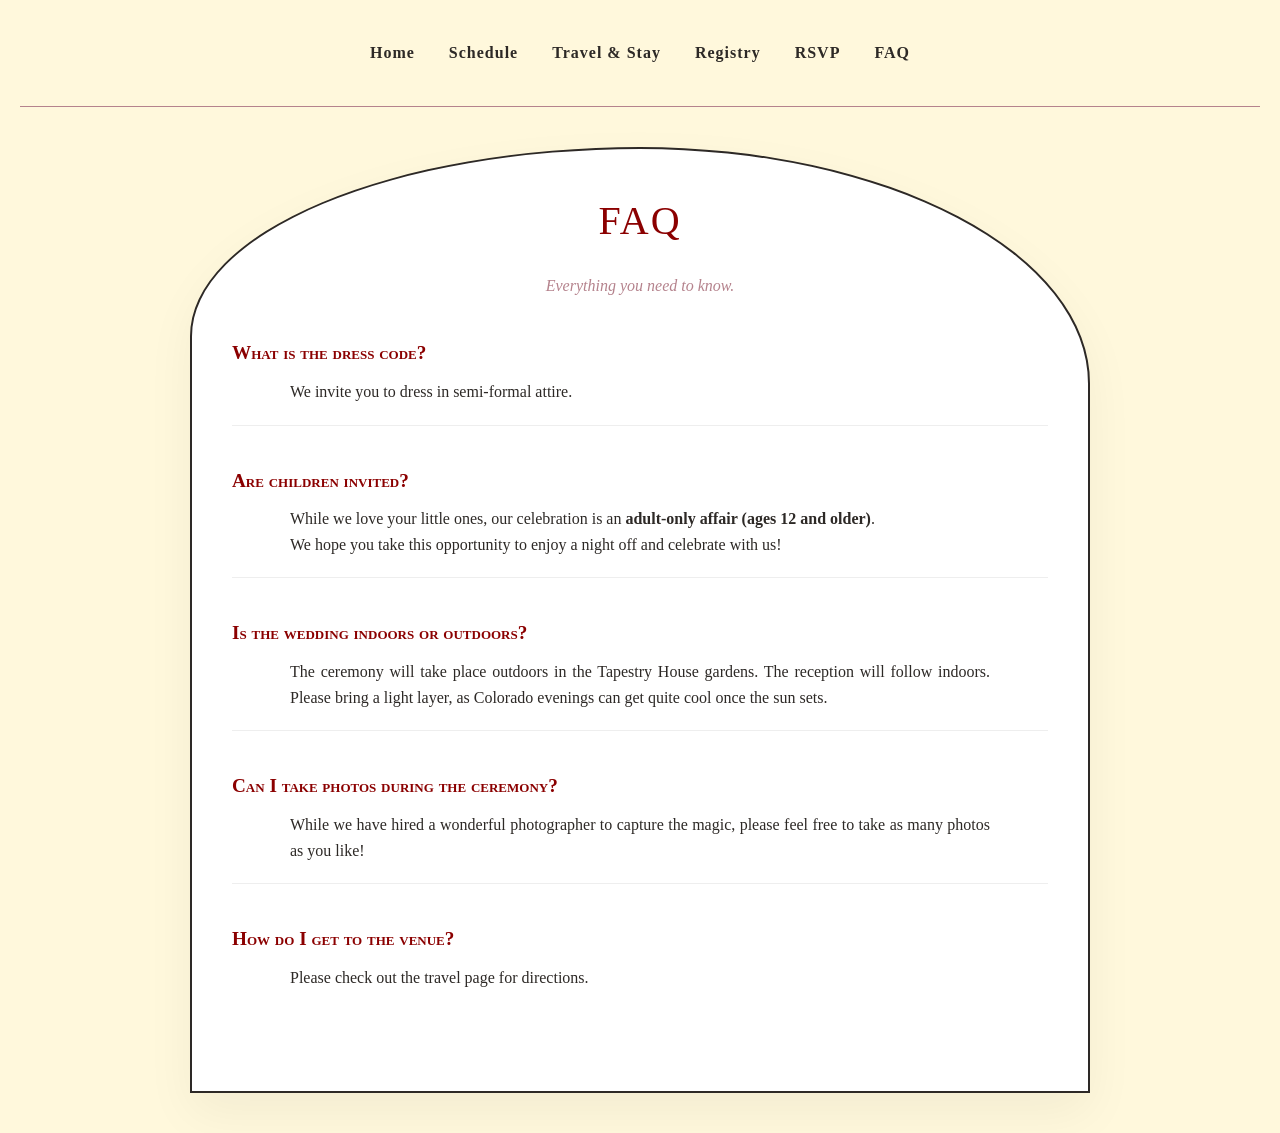
<file: faq.html>
<!DOCTYPE html>
<html lang="en">
<head>
    <meta charset="UTF-8">
    <meta name="viewport" content="width=device-width, initial-scale=1.0">
    <title>FAQ | Jeff & Nicole</title>
    <link rel="stylesheet" href="style.css">
    <style>
        .faq-item {
            margin-bottom: 40px;
            border-bottom: 1px solid #eee;
            padding-bottom: 20px;
        }
        .faq-item:last-child {
            border-bottom: none;
        }
        .question {
            color: var(--accent-red);
            font-weight: bold;
            font-variant: small-caps;
            font-size: 1.2rem;
            display: block;
            margin-bottom: 10px;
        }
        .answer {
            text-align: justify;
            max-width: 700px;
            margin: 0 auto;
        }
    </style>
</head>
<body>

    <nav>
        <a href="index.html">Home</a>
        <a href="schedule.html">Schedule</a>
        <a href="travel.html">Travel & Stay</a>
        <a href="registry.html">Registry</a>
        <a href="rsvp.html">RSVP</a>
        <a href="faq.html">FAQ</a>
    </nav>

    <div class="container">
        <header>
            <h1>FAQ</h1>
            <p style="font-style: italic; color: var(--soft-rose);">Everything you need to know.</p>
        </header>

        <section style="margin-top: 40px;">
            
            <div class="faq-item">
                <span class="question">What is the dress code?</span>
                <p class="answer">We invite you to dress in semi-formal attire.</p>
            </div>

            <div class="faq-item">
                <span class="question">Are children invited?</span>
                <p class="answer">While we love your little ones, our celebration is an <strong>adult-only affair (ages 12 and older)</strong>.<br> We hope you take this opportunity to enjoy a night off and celebrate with us!</p>
            </div>

            <div class="faq-item">
                <span class="question">Is the wedding indoors or outdoors?</span>
                <p class="answer">The ceremony will take place outdoors in the Tapestry House gardens. The reception will follow indoors. Please bring a light layer, as Colorado evenings can get quite cool once the sun sets.</p>
            </div>

            <div class="faq-item">
                <span class="question">Can I take photos during the ceremony?</span>
                <p class="answer">While we have hired a wonderful photographer to capture the magic, please feel free to take as many photos as you like!</p>
            </div>

            <div class="faq-item">
                <span class="question">How do I get to the venue?</span>
                <p class="answer">Please check out the travel page for directions.</p>
</file>
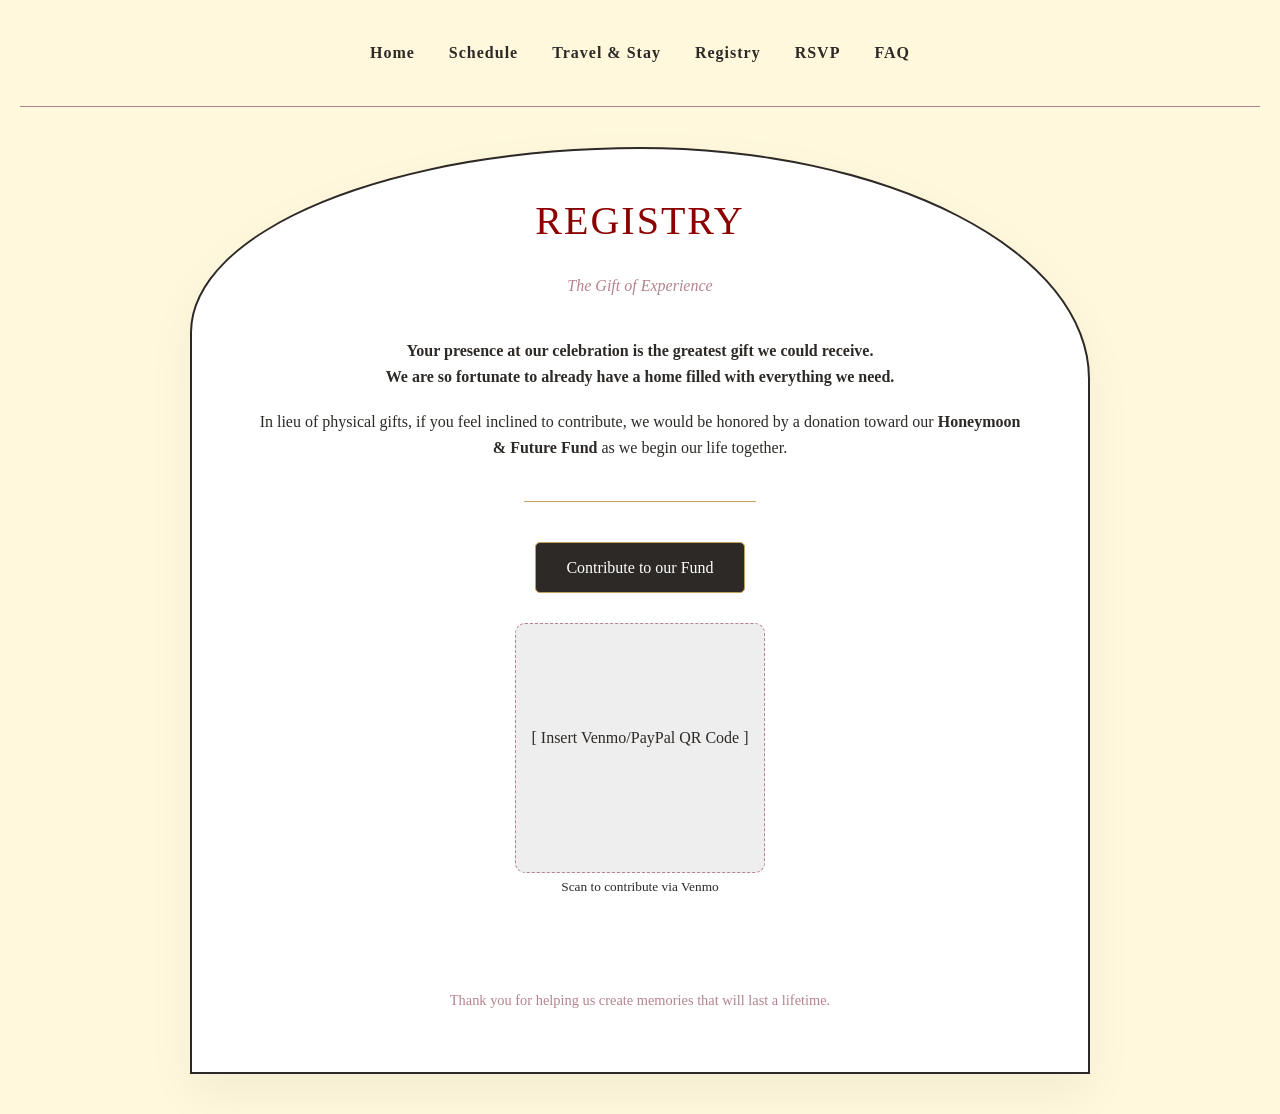
<file: registry.html>
<!DOCTYPE html>
<html lang="en">
<head>
    <meta charset="UTF-8">
    <meta name="viewport" content="width=device-width, initial-scale=1.0">
    <title>Registry | Jeff & Nicole</title>
    <link rel="stylesheet" href="style.css">
</head>
<body>

    <nav>
        <a href="index.html">Home</a>
        <a href="schedule.html">Schedule</a>
        <a href="travel.html">Travel & Stay</a>
        <a href="registry.html">Registry</a>
        <a href="rsvp.html">RSVP</a>
        <a href="faq.html">FAQ</a>
    </nav>

    <div class="container">
        <header>
            <h1>Registry</h1>
            <p style="font-style: italic; color: var(--soft-rose);">The Gift of Experience</p>
        </header>

        <section style="text-align: center; padding: 20px;">
            <b><p>Your presence at our celebration is the greatest gift we could receive. <br> We are so fortunate to already have a home filled with everything we need. </p>
            </b>
            <p>In lieu of physical gifts, if you feel inclined to contribute, we would be honored by a donation toward our <strong>Honeymoon & Future Fund</strong> as we begin our life together.</p>

            <hr style="border: 0; border-top: 1px solid var(--border-gold); margin: 40px auto; width: 30%;">

            <div style="margin: 30px 0;">
                <a href="https://venmo.com/YOUR-USERNAME" class="btn" target="_blank">Contribute to our Fund</a>
            </div>

            <div class="photo-placeholder" style="max-width: 250px; height: 250px; margin: 0 auto; border-radius: 10px;">
                <p>[ Insert Venmo/PayPal QR Code ]</p>
            </div>
            <p><small>Scan to contribute via Venmo</small></p>
        </section>

        <section style="margin-top: 50px; font-size: 0.9rem; color: var(--soft-rose); text-align: center;">
            <p>Thank you for helping us create memories that will last a lifetime.</p>
        </section>
    </div>

</body>
</html>
</file>
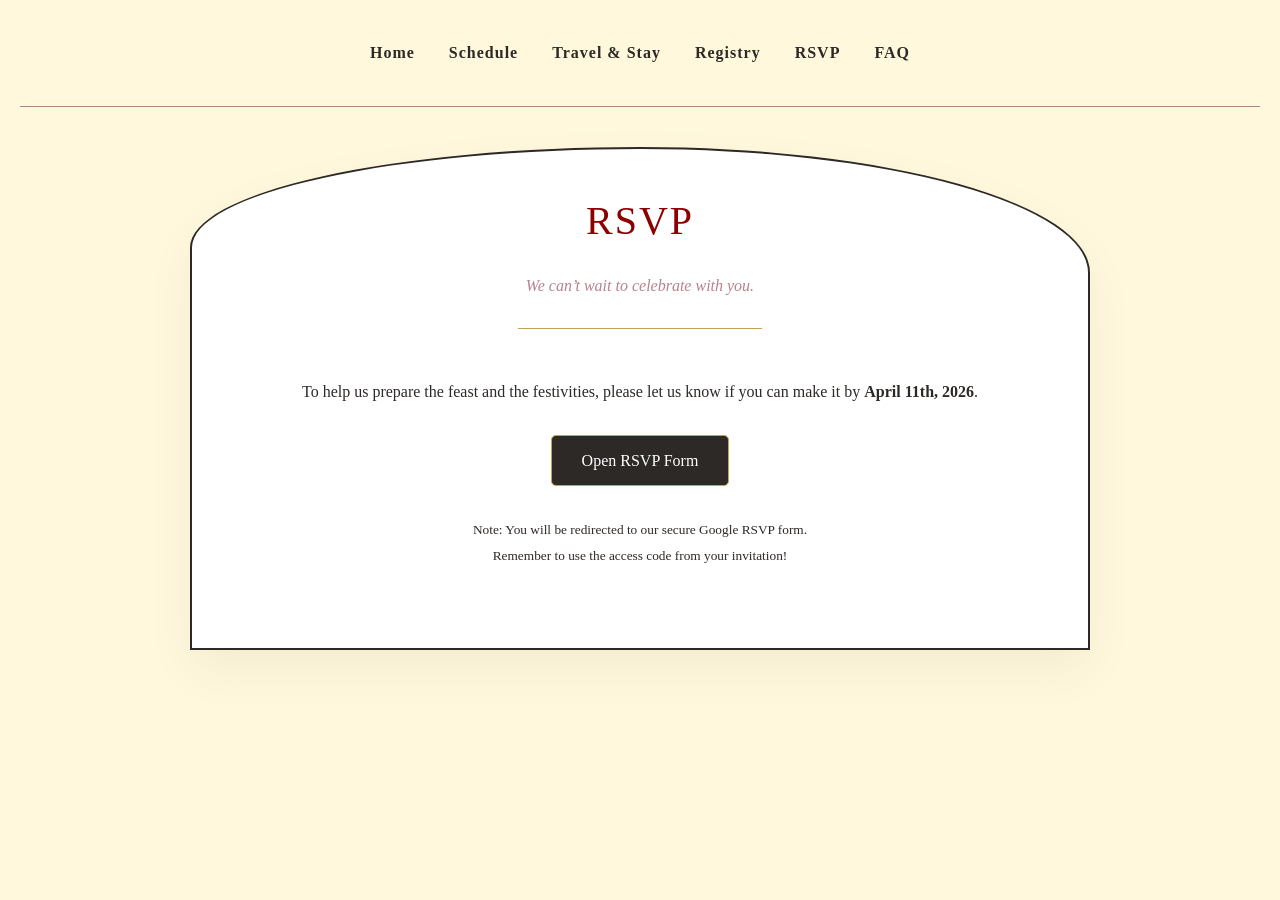
<file: rsvp.html>
<!DOCTYPE html>
<html lang="en">
<head>
    <meta charset="UTF-8">
    <meta name="viewport" content="width=device-width, initial-scale=1.0">
    <title>RSVP | Jeff & Nicole</title>
    <link rel="stylesheet" href="style.css">
</head>
<body>

    <nav>
        <a href="index.html">Home</a>
        <a href="schedule.html">Schedule</a>
        <a href="travel.html">Travel & Stay</a>
        <a href="registry.html">Registry</a>
        <a href="rsvp.html">RSVP</a>
        <a href="faq.html">FAQ</a>
    </nav>

    <div class="container">
        <header>
            <h1>RSVP</h1>
            <p style="font-style: italic; color: var(--soft-rose);">We can’t wait to celebrate with you.</p>
        </header>

        <hr style="border: 0; border-top: 1px solid var(--border-gold); margin: 30px auto; width: 30%;">

        <section style="text-align: center; padding: 20px;">
            <p>To help us prepare the feast and the festivities, please let us know if you can make it by <strong>April 11th, 2026</strong>.</p>
            
            <p style="margin: 30px 0;">
                <a href="https://forms.gle/DRg87vJMX549UdHJ9" class="btn" target="_blank" rel="noopener noreferrer">
                    Open RSVP Form
                </a>
            </p>

            <p><small>Note: You will be redirected to our secure Google RSVP form. <br> 
            Remember to use the access code from your invitation!</small></p>
        </section>


    </div>

</body>
</html>
</file>
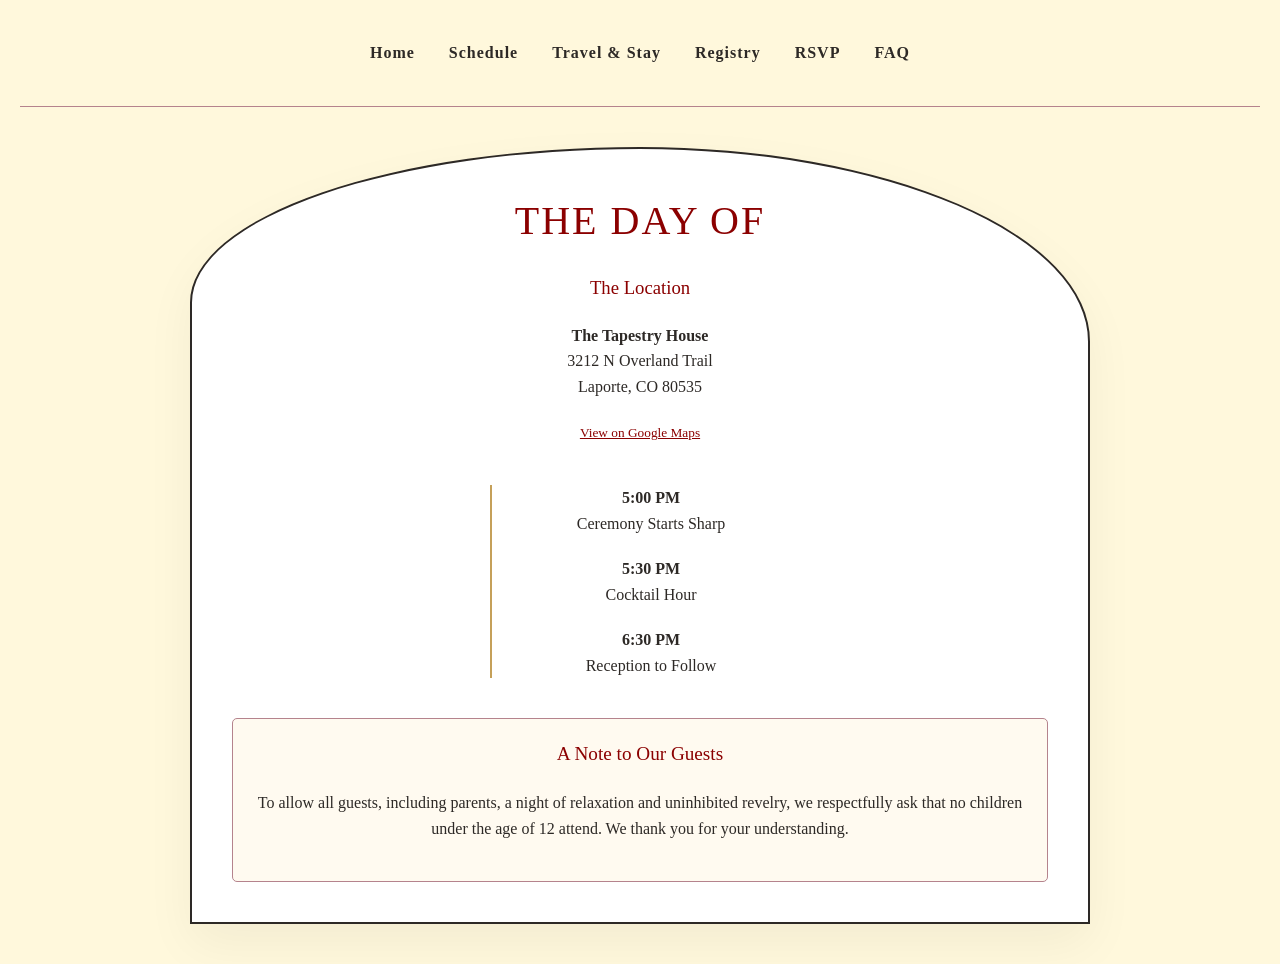
<file: schedule.html>
<!DOCTYPE html>
<html lang="en">
<head>
    <meta charset="UTF-8">
    <meta name="viewport" content="width=device-width, initial-scale=1.0">
    <title>The Schedule | Jeff & Nicole</title>
    <link rel="stylesheet" href="style.css">
</head>
<body>

    <nav>
        <a href="index.html">Home</a>
        <a href="schedule.html">Schedule</a>
        <a href="travel.html">Travel & Stay</a>
        <a href="registry.html">Registry</a>
        <a href="rsvp.html">RSVP</a>
        <a href="faq.html">FAQ</a>
    </nav>

    <div class="container">
        <h1>The Day Of</h1>
        
        <section style="text-align: center; margin-bottom: 40px;">
            <h3>The Location</h3>
            <p><strong>The Tapestry House</strong><br>
            3212 N Overland Trail<br>
            Laporte, CO 80535</p>
            <p><small><a href="https://www.google.com/maps/search/?api=1&query=3212+N+Overland+Trail+Laporte+CO+80535" target="_blank" style="color: var(--accent-red);">View on Google Maps</a></small></p>
        </section>

        <section style="margin-bottom: 40px;">
            <div style="border-left: 2px solid var(--border-gold); padding-left: 20px; margin: 0 auto; max-width: 300px;">
                <p><strong>5:00 PM</strong><br>Ceremony Starts Sharp</p>
                <p><strong>5:30 PM</strong><br>Cocktail Hour</p>
                <p><strong>6:30 PM</strong><br>Reception to Follow</p>
            </div>
        </section>

        <section style="background-color: #fffaf0; padding: 20px; border: 1px solid var(--soft-rose); border-radius: 5px;">
            <h3 style="font-size: 1.2rem;">A Note to Our Guests</h3>
            <p>To allow all guests, including parents, a night of relaxation and uninhibited revelry, we respectfully ask that no children under the age of 12 attend. We thank you for your understanding.</p>
        </section>
    </div>

</body>
</html>
</file>
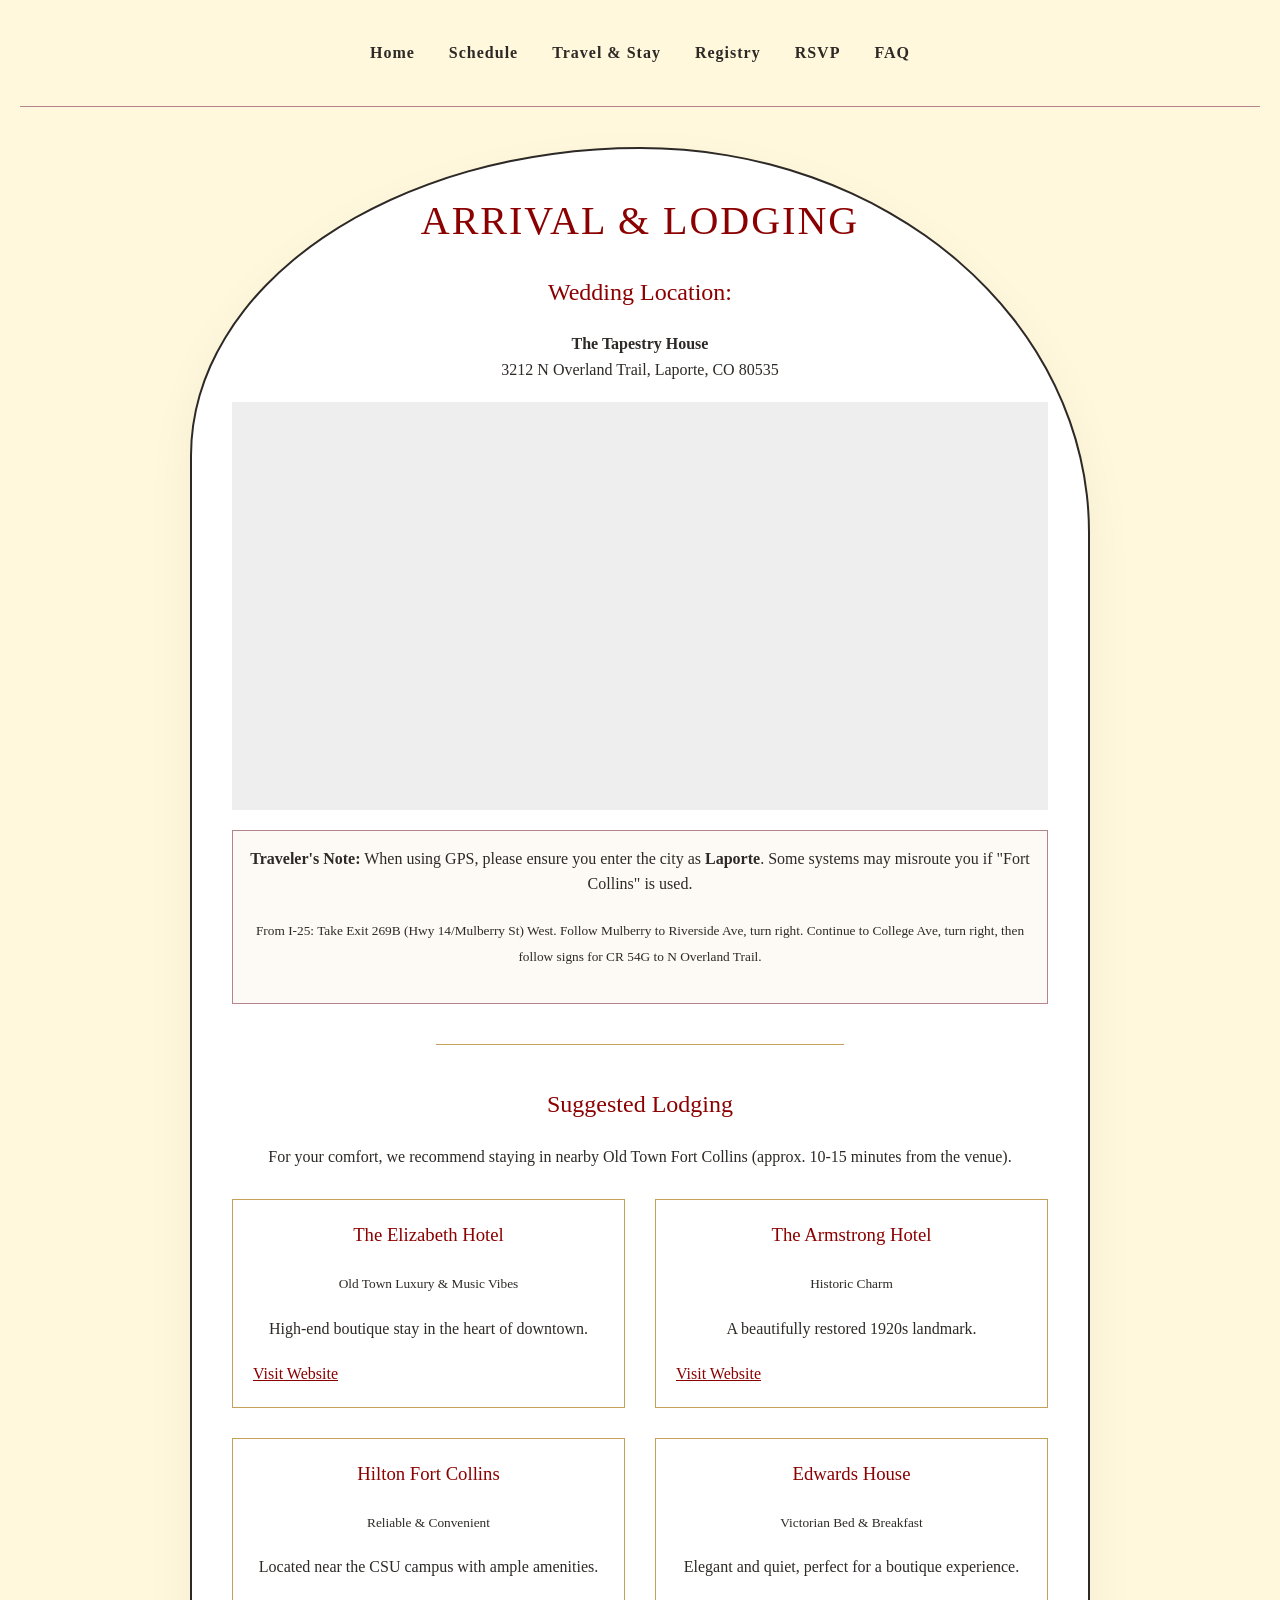
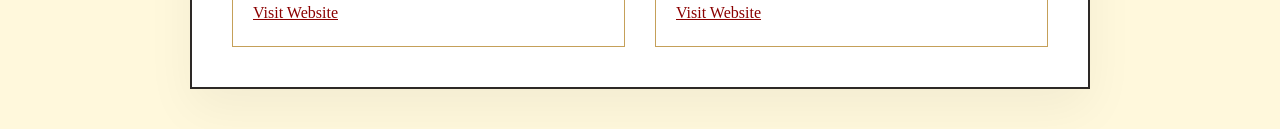
<file: travel.html>
<!DOCTYPE html>
<html lang="en">
<head>
    <meta charset="UTF-8">
    <meta name="viewport" content="width=device-width, initial-scale=1.0">
    <title>Travel & Stay | Jeff & Nicole</title>
    <link rel="stylesheet" href="style.css">
    <style>
        .travel-grid {
            display: grid;
            grid-template-columns: 1fr 1fr;
            gap: 30px;
            margin-top: 30px;
        }
        .hotel-card {
            border: 1px solid var(--border-gold);
            padding: 20px;
            background: #fff;
        }
        .map-container {
            width: 100%;
            height: 300px;
            background: #eee;
            margin: 20px 0;
            border: 2px solid var(--primary-dark);
        }
        @media (max-width: 600px) {
            .travel-grid { grid-template-columns: 1fr; }
        }
    </style>
</head>
<body>

    <nav>
        <a href="index.html">Home</a>
        <a href="schedule.html">Schedule</a>
        <a href="travel.html">Travel & Stay</a>
        <a href="registry.html">Registry</a>
        <a href="rsvp.html">RSVP</a>
        <a href="faq.html">FAQ</a>
    </nav>

    <div class="container">
        <h1>Arrival & Lodging</h1>

        <section>
            <h2>Wedding Location:</h2>
            <p><strong>The Tapestry House</strong><br>
            3212 N Overland Trail, Laporte, CO 80535</p>
            
            <div class="map-container" style="height: auto; border: none;">
                <iframe 
                    src="https://www.google.com/maps/embed?pb=!1m18!1m12!1m3!1d3032.880491823157!2d-105.1396329234293!3d40.63368397140552!2m3!1f0!2f0!3f0!3m2!1i1024!2i768!4f13.1!3m3!1m2!1s0x8769367b53f8537f%3A0xe076371922235c18!2sTapestry%20House%20by%20Wedgewood%20Weddings!5e0!3m2!1sen!2sus!4v1710000000000!5m2!1sen!2sus" 
                    width="100%" 
                    height="400" 
                    style="border:0;" 
                    allowfullscreen="" 
                    loading="lazy" 
                    referrerpolicy="no-referrer-when-downgrade">
                </iframe>
            </div>

            <div style="background: var(--bg-cream); border: 1px solid var(--soft-rose); padding: 15px; margin-top: 10px;">
                <p><strong>Traveler's Note:</strong> When using GPS, please ensure you enter the city as <strong>Laporte</strong>. Some systems may misroute you if "Fort Collins" is used.</p>
                <p><small>From I-25: Take Exit 269B (Hwy 14/Mulberry St) West. Follow Mulberry to Riverside Ave, turn right. Continue to College Ave, turn right, then follow signs for CR 54G to N Overland Trail.</small></p>
            </div>
        </section>

        <hr style="border: 0; border-top: 1px solid var(--border-gold); margin: 40px auto; width: 50%;">

        <section>
            <h2>Suggested Lodging</h2>
            <p>For your comfort, we recommend staying in nearby Old Town Fort Collins (approx. 10-15 minutes from the venue).</p>
            
            <div class="travel-grid">
                <div class="hotel-card">
                    <h3>The Elizabeth Hotel</h3>
                    <p><small>Old Town Luxury & Music Vibes</small></p>
                    <p>High-end boutique stay in the heart of downtown.</p>
                    <a href="https://www.theelizabethcolorado.com/" target="_blank" style="color: var(--accent-red);">Visit Website</a>
                </div>

                <div class="hotel-card">
                    <h3>The Armstrong Hotel</h3>
                    <p><small>Historic Charm</small></p>
                    <p>A beautifully restored 1920s landmark.</p>
                    <a href="https://www.thearmstronghotel.com/" target="_blank" style="color: var(--accent-red);">Visit Website</a>
                </div>

                <div class="hotel-card">
                    <h3>Hilton Fort Collins</h3>
                    <p><small>Reliable & Convenient</small></p>
                    <p>Located near the CSU campus with ample amenities.</p>
                    <a href="https://www.hilton.com/en/hotels/foccohf-hilton-fort-collins/" target="_blank" style="color: var(--accent-red);">Visit Website</a>
                </div>

                <div class="hotel-card">
                    <h3>Edwards House</h3>
                    <p><small>Victorian Bed & Breakfast</small></p>
                    <p>Elegant and quiet, perfect for a boutique experience.</p>
                    <a href="https://edwardshouse.com/" target="_blank" style="color: var(--accent-red);">Visit Website</a>
                </div>
            </div>
        </section>
    </div>

</body>
</html>
</file>
<file: style.css>
/* Global Styles & Variables */
:root {
  --primary-dark: #2d2926;      /* Obsidian / Charcoal */
  --accent-red: #8b0000;       /* Pomegranate */
  --soft-rose: #b5838d;        /* Wildflower Rose */
  --bg-cream: #fdfaf5;         /* Aged Parchment */
  --border-gold: #c5a059;      /* Muted Gold leaf */
  --font-main: 'serif';        /* Elegant Serif */
}

* {
  box-sizing: border-box;
  margin: 0;
  padding: 0;
}

body {
  background-color: cornsilk;
  color: var(--primary-dark);
  font-family: 'Times New Roman', serif;
  line-height: 1.6;
  padding: 0 20px;
}

/* Romanesque Arches & Containers */
.container {
  max-width: 900px;
  margin: 40px auto;
  border: 2px solid var(--primary-dark);
  padding: 40px;
  background: white;
  /* Softly rounded top to mimic a Romanesque arch */
  border-radius: 50% 50% 0 0 / 20% 25% 0 0; 
  box-shadow: 0 20px 50px rgba(0,0,0,0.05);

}

/* Navigation */
nav {
  text-align: center;
  padding: 40px 0;
  border-bottom: 1px solid var(--soft-rose);
  margin-bottom: 40px;
}

nav a {
  text-decoration: none;
  color: var(--primary-dark);
  margin: 0 15px;
  font-variant: normal;
  font-weight: bold;
  letter-spacing: 1px;
  transition: color 0.3s ease;
}

nav a:hover {
  color: var(--accent-red);
}

/* Typography */
h1, h2, h3 {
  text-align: center;
  color: var(--accent-red);
  margin-bottom: 20px;
  font-weight: normal;
}

h1 {
  font-size: 2.5rem;
  letter-spacing: 2px;
  text-transform: uppercase;
}

p {
  margin-bottom: 20px;
  text-align: center;
}

/* Buttons (For RSVP/Google Form) */
.btn {
  display: inline-block;
  background-color: var(--primary-dark);
  color: white;
  padding: 12px 30px;
  text-decoration: none;
  border-radius: 5px;
  transition: background 0.3s ease;
  border: 1px solid var(--border-gold);
}

.btn:hover {
  background-color: var(--accent-red);
}

.wedding-photo {
  max-width: 100%;
  max-height: 500px;
  margin: 0 auto;

}

/* Placeholders for Images */
.photo-placeholder {
  width: 100%;
  height: 400px;
  background: #eee;
  border: 1px dashed var(--soft-rose);
  display: flex;
  align-items: center;
  justify-content: center;
  margin: 20px 0;
}

/* Mobile Responsiveness */
@media (max-width: 600px) {
  .container {
    border-radius: 20px; /* Less dramatic on small screens */
    padding: 20px;
  }
  nav a {
    display: block;
    margin: 10px 0;
  }
}

img {
  max-width: 100%; /* Prevents the image from being wider than the page */
  height: auto;    /* Keeps the proportions perfect so it doesn't look squished */
  display: block;  /* Removes weird tiny gaps at the bottom of images */
  margin: 20px auto; /* Centers the image and adds space above/below */
  border: 1px solid var(--border-gold); /* Adds a nice mythic frame */
}
</file>
